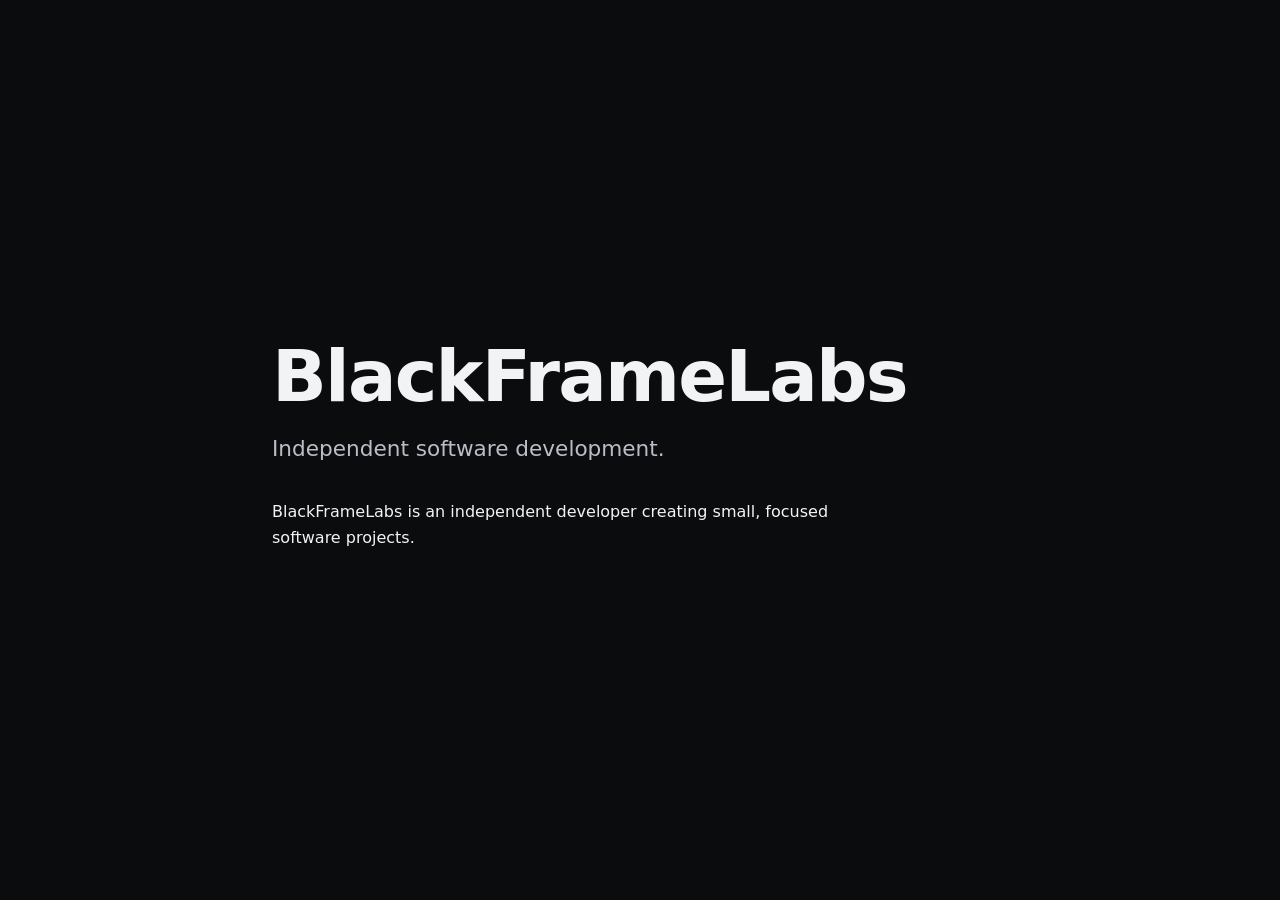
<file: index.html>
<!doctype html>
<html lang="en">
<head>
  <meta charset="utf-8">
  <meta name="viewport" content="width=device-width, initial-scale=1">
  <title>BlackFrameLabs</title>
  <meta name="description" content="BlackFrameLabs is an independent software developer.">
  <link rel="stylesheet" href="./styles.css">
</head>
<body class="home">
  <main>
    <h1>BlackFrameLabs</h1>
    <p class="tagline">Independent software development.</p>
    <p>BlackFrameLabs is an independent developer creating small, focused software projects.</p>
  </main>
</body>
</html>
</file>
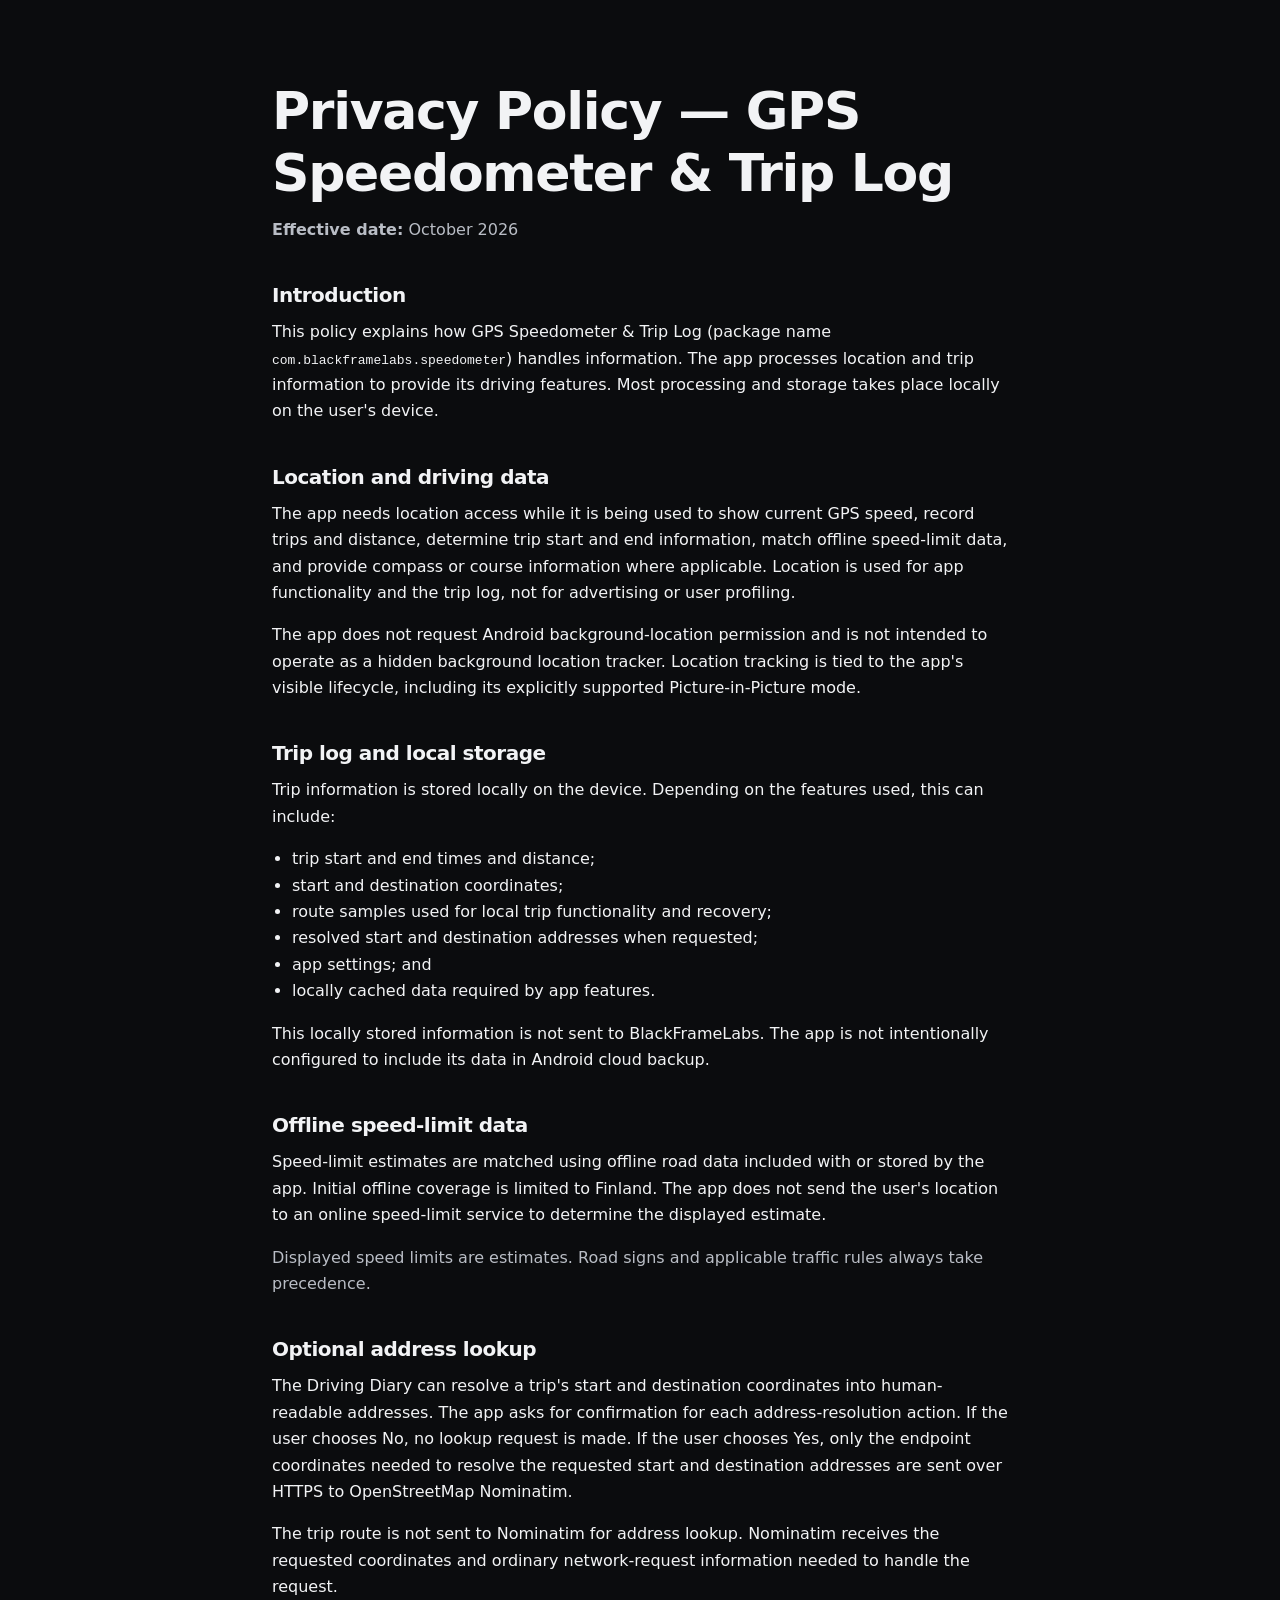
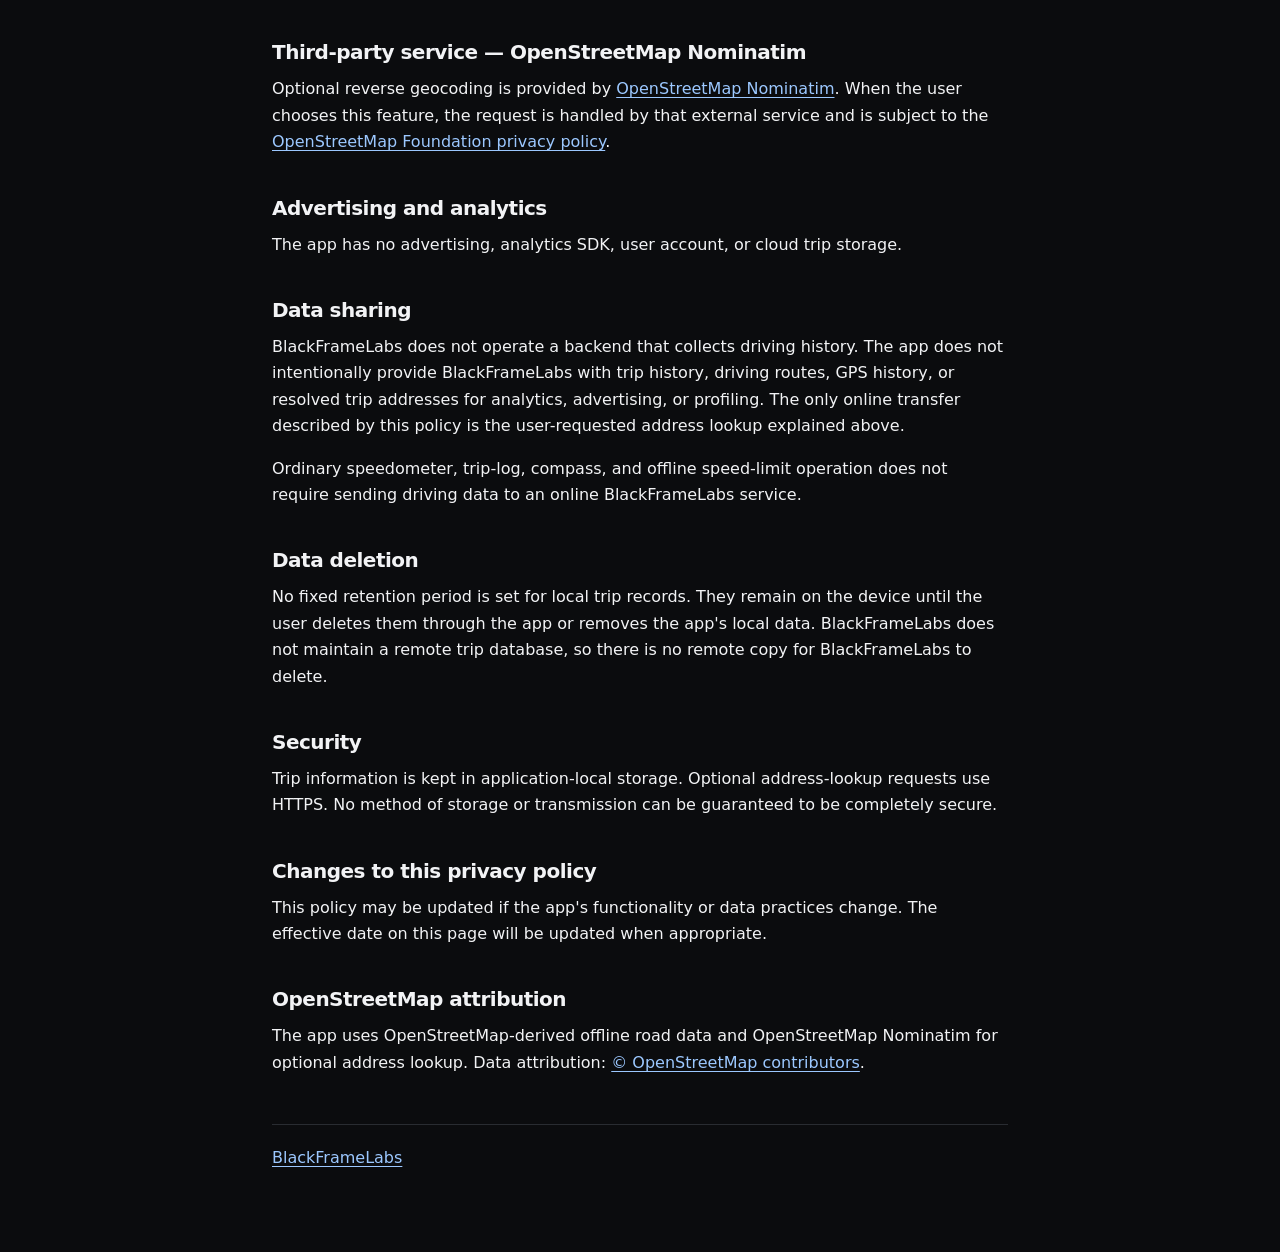
<file: privacy/speedometer/index.html>
<!doctype html>
<html lang="en">
<head>
  <meta charset="utf-8">
  <meta name="viewport" content="width=device-width, initial-scale=1">
  <title>Privacy Policy — GPS Speedometer &amp; Trip Log</title>
  <meta name="description" content="Privacy policy for GPS Speedometer &amp; Trip Log by BlackFrameLabs.">
  <link rel="stylesheet" href="../../styles.css">
</head>
<body>
  <main class="document">
    <h1>Privacy Policy — GPS Speedometer &amp; Trip Log</h1>
    <p class="effective"><strong>Effective date:</strong> October 2026</p>

    <h2>Introduction</h2>
    <p>This policy explains how GPS Speedometer &amp; Trip Log (package name <code>com.blackframelabs.speedometer</code>) handles information. The app processes location and trip information to provide its driving features. Most processing and storage takes place locally on the user's device.</p>

    <h2>Location and driving data</h2>
    <p>The app needs location access while it is being used to show current GPS speed, record trips and distance, determine trip start and end information, match offline speed-limit data, and provide compass or course information where applicable. Location is used for app functionality and the trip log, not for advertising or user profiling.</p>
    <p>The app does not request Android background-location permission and is not intended to operate as a hidden background location tracker. Location tracking is tied to the app's visible lifecycle, including its explicitly supported Picture-in-Picture mode.</p>

    <h2>Trip log and local storage</h2>
    <p>Trip information is stored locally on the device. Depending on the features used, this can include:</p>
    <ul>
      <li>trip start and end times and distance;</li>
      <li>start and destination coordinates;</li>
      <li>route samples used for local trip functionality and recovery;</li>
      <li>resolved start and destination addresses when requested;</li>
      <li>app settings; and</li>
      <li>locally cached data required by app features.</li>
    </ul>
    <p>This locally stored information is not sent to BlackFrameLabs. The app is not intentionally configured to include its data in Android cloud backup.</p>

    <h2>Offline speed-limit data</h2>
    <p>Speed-limit estimates are matched using offline road data included with or stored by the app. Initial offline coverage is limited to Finland. The app does not send the user's location to an online speed-limit service to determine the displayed estimate.</p>
    <p class="note">Displayed speed limits are estimates. Road signs and applicable traffic rules always take precedence.</p>

    <h2>Optional address lookup</h2>
    <p>The Driving Diary can resolve a trip's start and destination coordinates into human-readable addresses. The app asks for confirmation for each address-resolution action. If the user chooses No, no lookup request is made. If the user chooses Yes, only the endpoint coordinates needed to resolve the requested start and destination addresses are sent over HTTPS to OpenStreetMap Nominatim.</p>
    <p>The trip route is not sent to Nominatim for address lookup. Nominatim receives the requested coordinates and ordinary network-request information needed to handle the request.</p>

    <h2>Third-party service — OpenStreetMap Nominatim</h2>
    <p>Optional reverse geocoding is provided by <a href="https://operations.osmfoundation.org/policies/nominatim/" rel="external">OpenStreetMap Nominatim</a>. When the user chooses this feature, the request is handled by that external service and is subject to the <a href="https://osmfoundation.org/wiki/Privacy_Policy" rel="external">OpenStreetMap Foundation privacy policy</a>.</p>

    <h2>Advertising and analytics</h2>
    <p>The app has no advertising, analytics SDK, user account, or cloud trip storage.</p>

    <h2>Data sharing</h2>
    <p>BlackFrameLabs does not operate a backend that collects driving history. The app does not intentionally provide BlackFrameLabs with trip history, driving routes, GPS history, or resolved trip addresses for analytics, advertising, or profiling. The only online transfer described by this policy is the user-requested address lookup explained above.</p>
    <p>Ordinary speedometer, trip-log, compass, and offline speed-limit operation does not require sending driving data to an online BlackFrameLabs service.</p>

    <h2>Data deletion</h2>
    <p>No fixed retention period is set for local trip records. They remain on the device until the user deletes them through the app or removes the app's local data. BlackFrameLabs does not maintain a remote trip database, so there is no remote copy for BlackFrameLabs to delete.</p>

    <h2>Security</h2>
    <p>Trip information is kept in application-local storage. Optional address-lookup requests use HTTPS. No method of storage or transmission can be guaranteed to be completely secure.</p>

    <h2>Changes to this privacy policy</h2>
    <p>This policy may be updated if the app's functionality or data practices change. The effective date on this page will be updated when appropriate.</p>

    <h2>OpenStreetMap attribution</h2>
    <p>The app uses OpenStreetMap-derived offline road data and OpenStreetMap Nominatim for optional address lookup. Data attribution: <a href="https://www.openstreetmap.org/copyright" rel="external">© OpenStreetMap contributors</a>.</p>

    <footer><a href="../../">BlackFrameLabs</a></footer>
  </main>
</body>
</html>
</file>
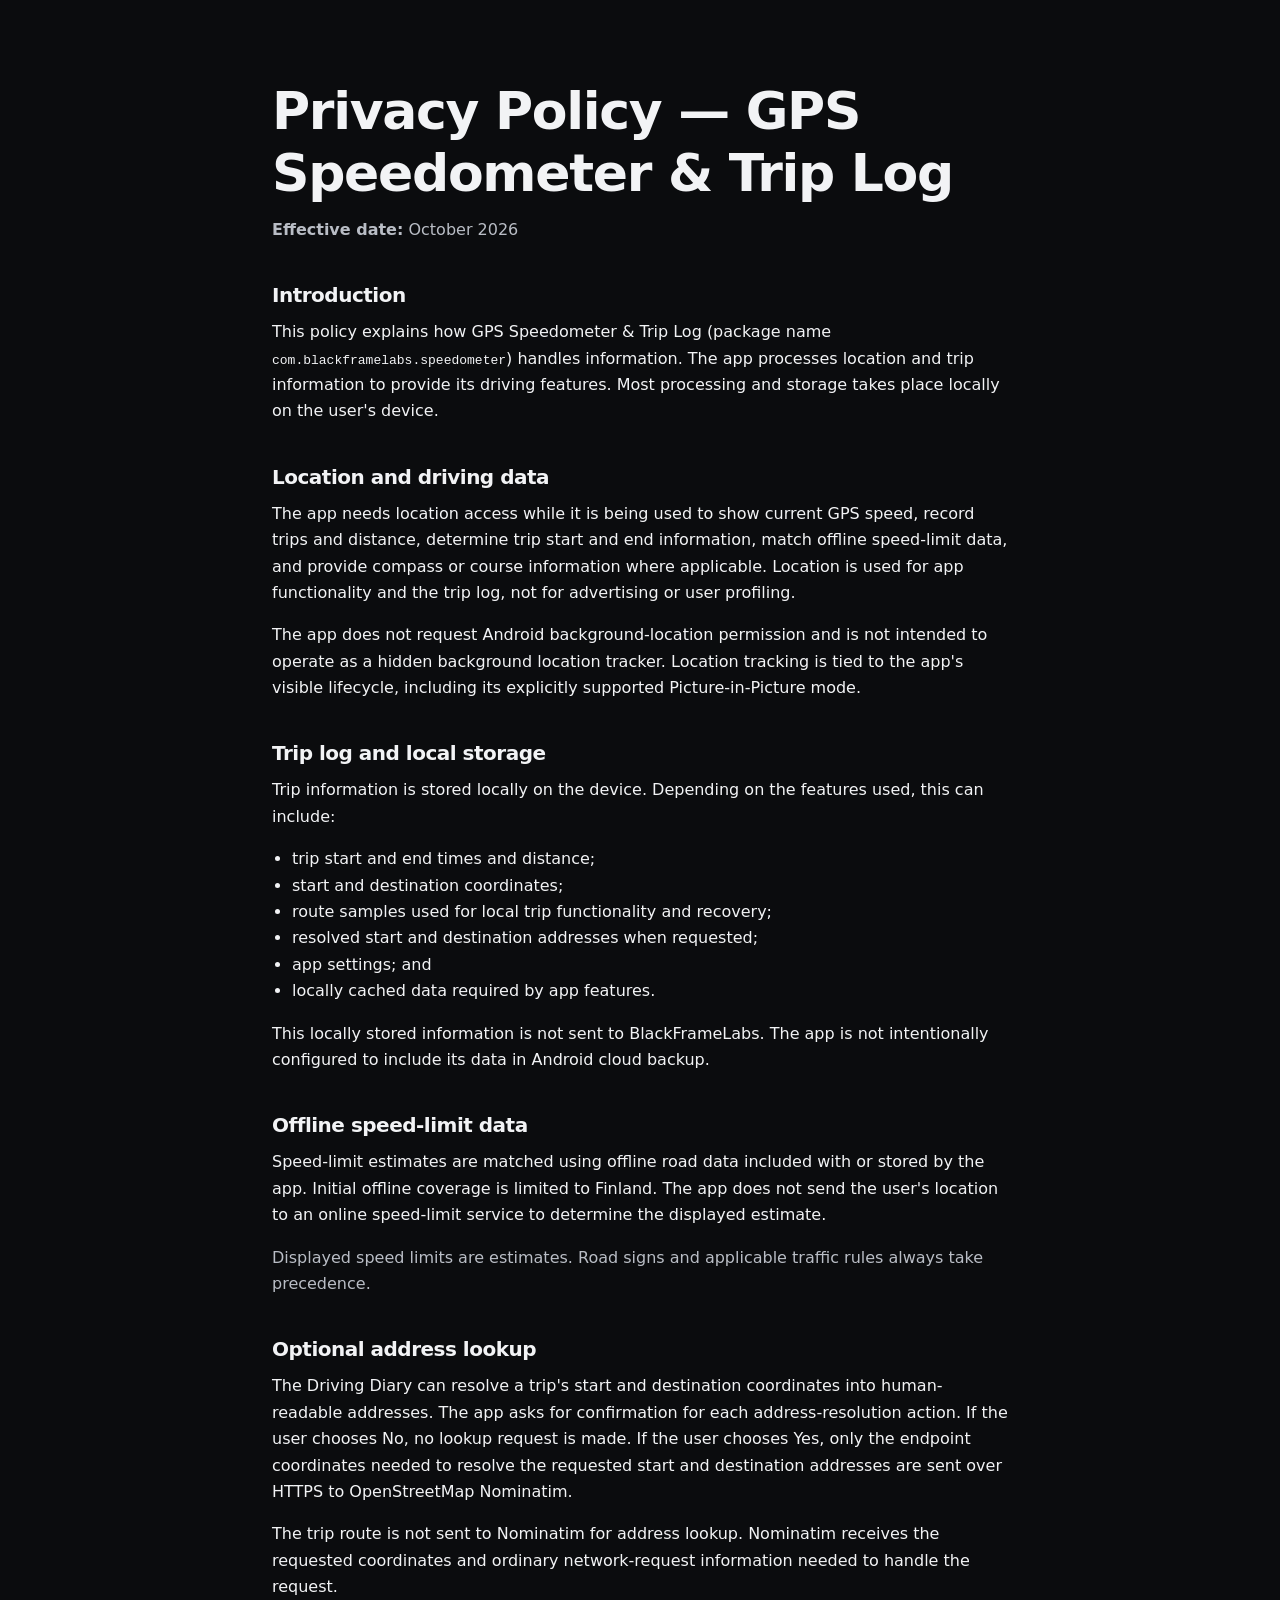
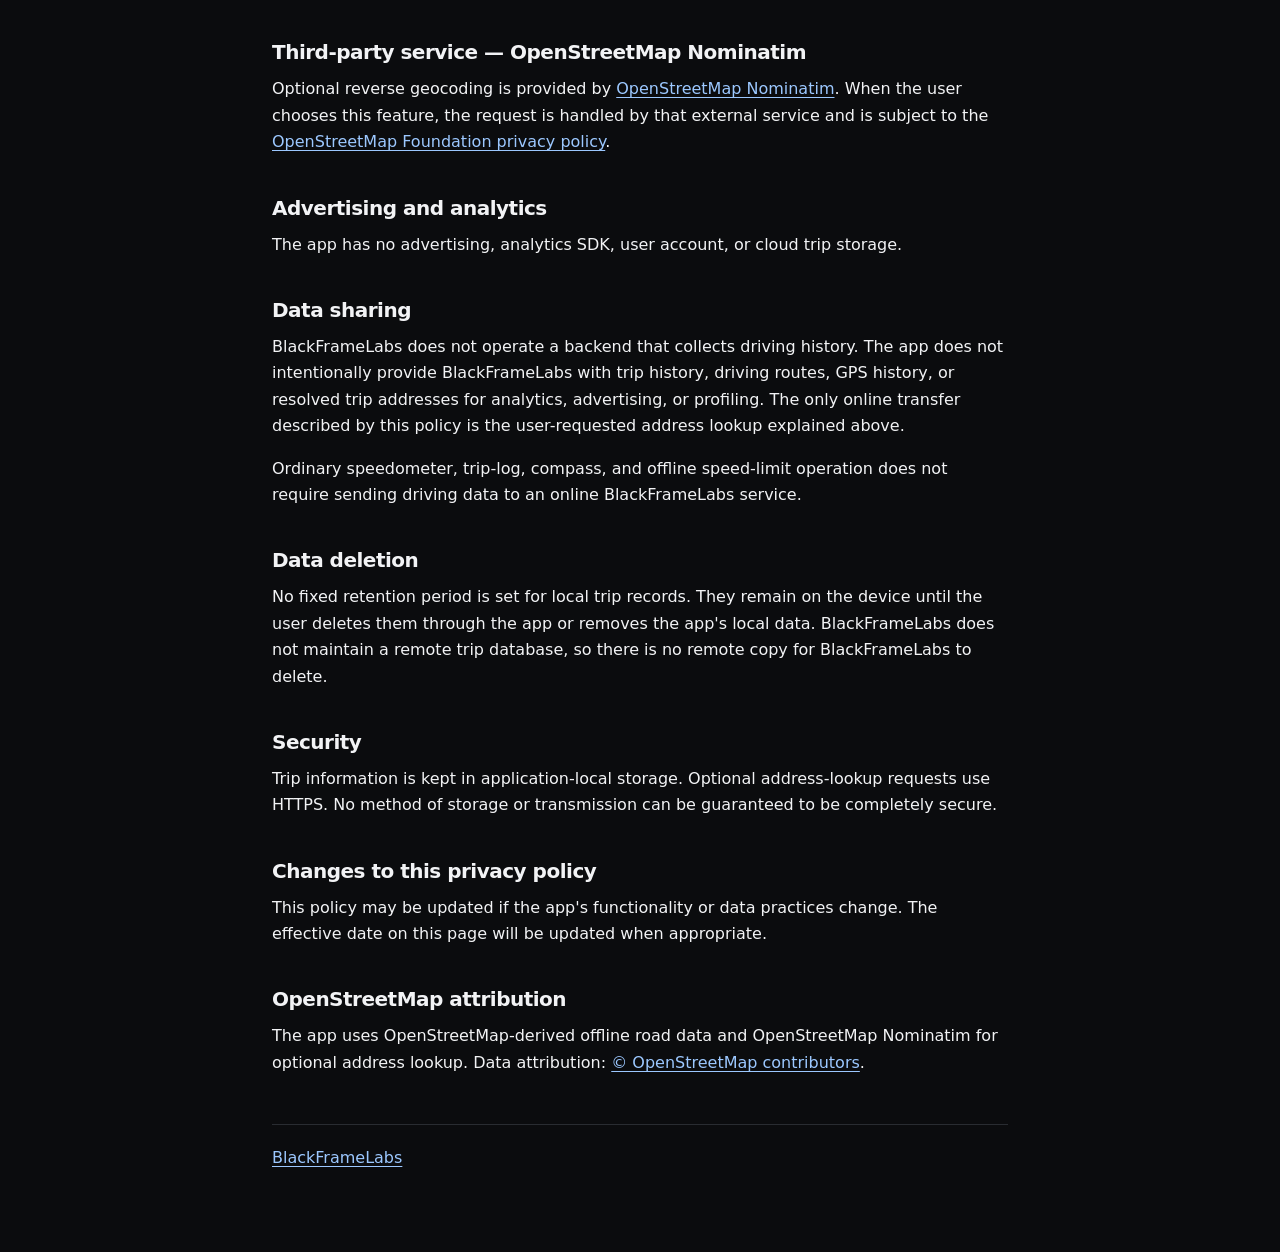
<file: privacy.html>
<!doctype html>
<html lang="en">
<head>
  <meta charset="utf-8">
  <meta name="viewport" content="width=device-width, initial-scale=1">
  <title>Privacy Policy — BlackFrameLabs</title>
  <meta name="description" content="BlackFrameLabs privacy policy.">
  <meta http-equiv="refresh" content="0; url=./privacy/speedometer/">
  <link rel="stylesheet" href="./styles.css">
</head>
<body>
  <main class="document">
    <h1>Privacy Policy</h1>
    <p>The privacy policy has moved to <a href="./privacy/speedometer/">its permanent location</a>.</p>
  </main>
</body>
</html>
</file>
<file: styles.css>
:root {
  color-scheme: dark;
  font-family: system-ui, -apple-system, BlinkMacSystemFont, "Segoe UI", sans-serif;
  background: #0b0c0e;
  color: #f2f3f5;
}
* { box-sizing: border-box; }
body { margin: 0; min-height: 100vh; line-height: 1.65; }
main { width: min(100% - 2.5rem, 46rem); margin-inline: auto; }
.home { display: grid; place-items: center; }
.home main { padding-block: 5rem; }
h1, h2 { line-height: 1.2; letter-spacing: -0.025em; }
h1 { margin: 0 0 0.75rem; font-size: clamp(2.25rem, 8vw, 4.5rem); }
h2 { margin: 2.5rem 0 0.75rem; font-size: 1.25rem; }
p, ul { margin-block: 0 1rem; }
ul { padding-left: 1.25rem; }
.tagline { margin-bottom: 2rem; color: #b9bdc5; font-size: clamp(1.1rem, 3vw, 1.35rem); }
.home p:last-child { max-width: 36rem; }
.document { padding-block: clamp(2.5rem, 8vw, 5rem); }
.document h1 { font-size: clamp(2rem, 6vw, 3.25rem); }
.effective, .note { color: #b9bdc5; }
a { color: #9cc8ff; text-underline-offset: 0.2em; }
a:hover { color: #c9e2ff; }
footer { margin-top: 3rem; padding-top: 1.25rem; border-top: 1px solid #292c31; }
@media (max-width: 30rem) {
  main { width: min(100% - 2rem, 46rem); }
  .home { place-items: start center; }
}
</file>
